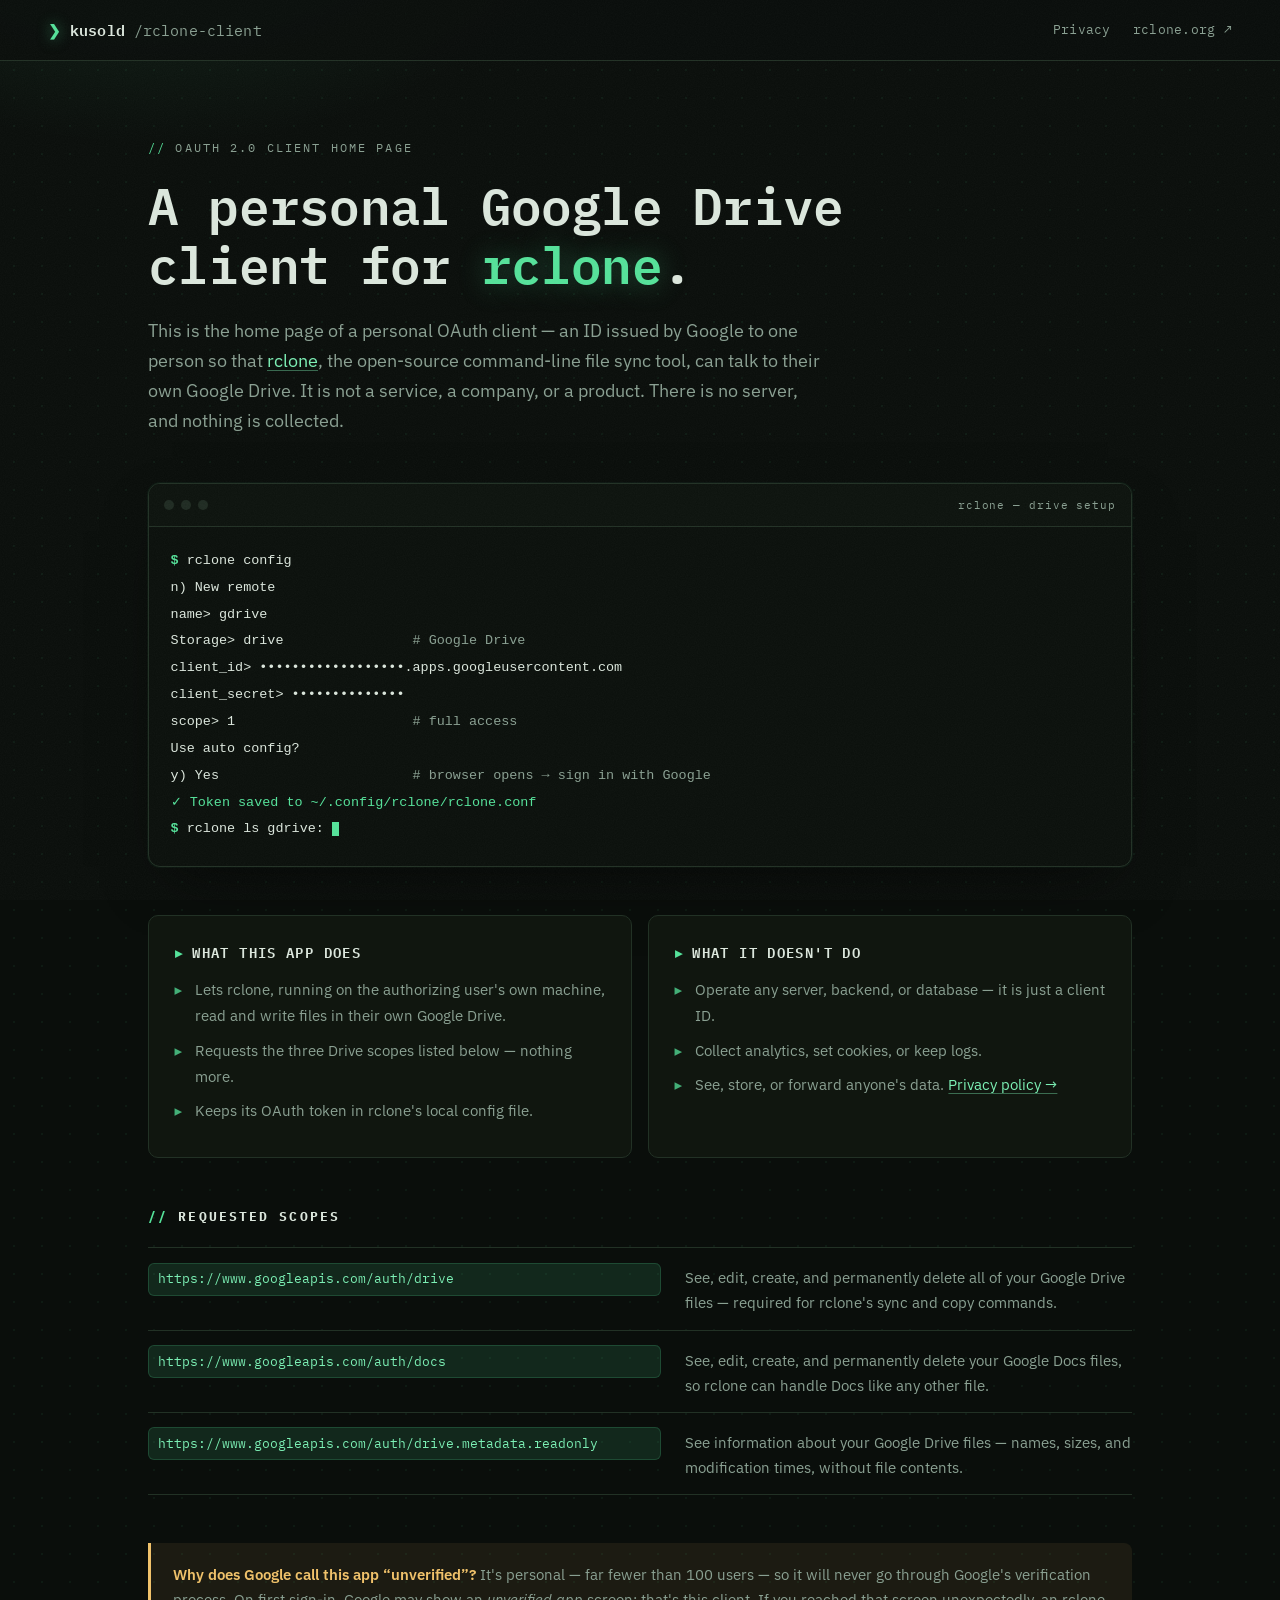
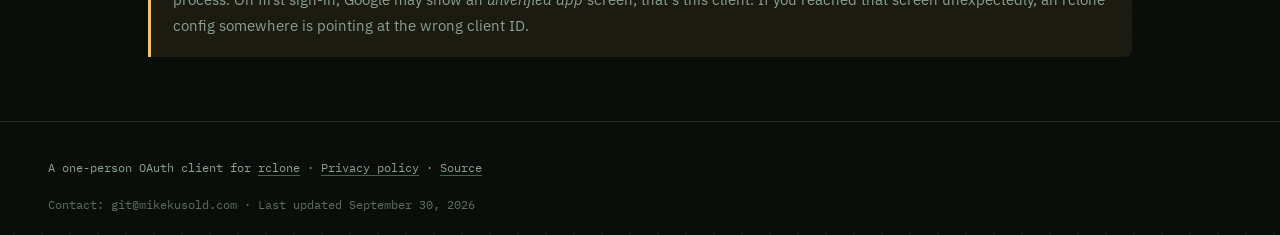
<file: index.html>
<!doctype html>
<html lang="en">
<head>
  <meta charset="utf-8">
  <meta name="viewport" content="width=device-width, initial-scale=1">
  <title>rclone Google Drive client — personal OAuth app</title>
  <meta name="description" content="Home page for a personal Google Drive OAuth client used with rclone. Runs locally, operates no servers, collects nothing.">
  <link rel="icon" href="data:image/svg+xml,%3Csvg xmlns='http://www.w3.org/2000/svg' viewBox='0 0 64 64'%3E%3Crect width='64' height='64' rx='14' fill='%230b0f0c'/%3E%3Cpath d='M20 18l14 14-14 14' stroke='%2355e29a' stroke-width='6' fill='none' stroke-linecap='round' stroke-linejoin='round'/%3E%3Cpath d='M34 46h12' stroke='%2355e29a' stroke-width='6' stroke-linecap='round'/%3E%3C/svg%3E">
  <link rel="preconnect" href="https://fonts.googleapis.com">
  <link rel="preconnect" href="https://fonts.gstatic.com" crossorigin>
  <link href="https://fonts.googleapis.com/css2?family=IBM+Plex+Mono:wght@400;600&family=IBM+Plex+Sans:wght@400;500;600&display=swap" rel="stylesheet">
  <link rel="stylesheet" href="./styles.css">
</head>
<body>
  <a class="skip" href="#main">Skip to content</a>

  <header class="site-head">
    <a class="wordmark" href=".">
      <span class="wordmark-glyph">❯</span>kusold<span class="wordmark-dim">/rclone-client</span>
    </a>
    <nav>
      <a href="./privacy.html">Privacy</a>
      <a href="https://rclone.org/">rclone.org&nbsp;↗</a>
    </nav>
  </header>

  <main id="main" class="wrap">

    <section class="hero" data-reveal>
      <p class="eyebrow">OAuth 2.0 client home page</p>
      <h1>A personal Google Drive client for <span class="accent">rclone</span>.</h1>
      <p class="lead">
        This is the home page of a personal OAuth client — an ID issued by Google to
        one person so that <a href="https://rclone.org/">rclone</a>, the open-source
        command-line file sync tool, can talk to their own Google Drive.
        It is not a service, a company, or a product. There is no server,
        and nothing is collected.
      </p>
    </section>

    <section class="terminal" data-reveal style="--d:0.12s" aria-label="How the client is used with rclone">
      <div class="terminal-bar"><i></i><i></i><i></i><span class="terminal-title">rclone — drive setup</span></div>
      <pre><code><span class="c-prompt">$</span> rclone config
n) New remote
name&gt; gdrive
Storage&gt; drive                <span class="c-dim"># Google Drive</span>
client_id&gt; ••••••••••••••••••.apps.googleusercontent.com
client_secret&gt; ••••••••••••••
scope&gt; 1                      <span class="c-dim"># full access</span>
Use auto config?
y) Yes                        <span class="c-dim"># browser opens → sign in with Google</span>
<span class="c-ok">✓ Token saved to ~/.config/rclone/rclone.conf</span>
<span class="c-prompt">$</span> rclone ls gdrive: <span class="cursor" aria-hidden="true"></span></code></pre>
    </section>

    <section class="cards">
      <article class="card" data-reveal style="--d:0.2s">
        <h2>What this app does</h2>
        <ul>
          <li>Lets rclone, running on the authorizing user's own machine, read and write files in their own Google Drive.</li>
          <li>Requests the three Drive scopes listed below — nothing more.</li>
          <li>Keeps its OAuth token in rclone's local config file.</li>
        </ul>
      </article>
      <article class="card" data-reveal style="--d:0.28s">
        <h2>What it doesn't do</h2>
        <ul>
          <li>Operate any server, backend, or database — it is just a client ID.</li>
          <li>Collect analytics, set cookies, or keep logs.</li>
          <li>See, store, or forward anyone's data. <a href="./privacy.html">Privacy&nbsp;policy&nbsp;→</a></li>
        </ul>
      </article>
    </section>

    <section class="scopes" data-reveal style="--d:0.36s">
      <h2 class="label">Requested scopes</h2>
      <div class="scope">
        <code>https://www.googleapis.com/auth/drive</code>
        <p>See, edit, create, and permanently delete all of your Google Drive files — required for rclone's sync and copy commands.</p>
      </div>
      <div class="scope">
        <code>https://www.googleapis.com/auth/docs</code>
        <p>See, edit, create, and permanently delete your Google Docs files, so rclone can handle Docs like any other file.</p>
      </div>
      <div class="scope">
        <code>https://www.googleapis.com/auth/drive.metadata.readonly</code>
        <p>See information about your Google Drive files — names, sizes, and modification times, without file contents.</p>
      </div>
    </section>

    <aside class="note" data-reveal style="--d:0.44s">
      <strong>Why does Google call this app “unverified”?</strong>
      It's personal — far fewer than 100 users — so it will never go through Google's
      verification process. On first sign-in, Google may show an
      <em>unverified app</em> screen; that's this client. If you reached that screen
      unexpectedly, an rclone config somewhere is pointing at the wrong client ID.
    </aside>

  </main>

  <footer class="site-foot">
    <p>A one-person OAuth client for <a href="https://rclone.org/">rclone</a> ·
       <a href="./privacy.html">Privacy policy</a> ·
       <a href="https://github.com/kusold/rclone-oauth-homepage">Source</a></p>
    <p class="foot-dim">Contact: git@mikekusold.com · Last updated September 30, 2026</p>
  </footer>
</body>
</html>
</file>
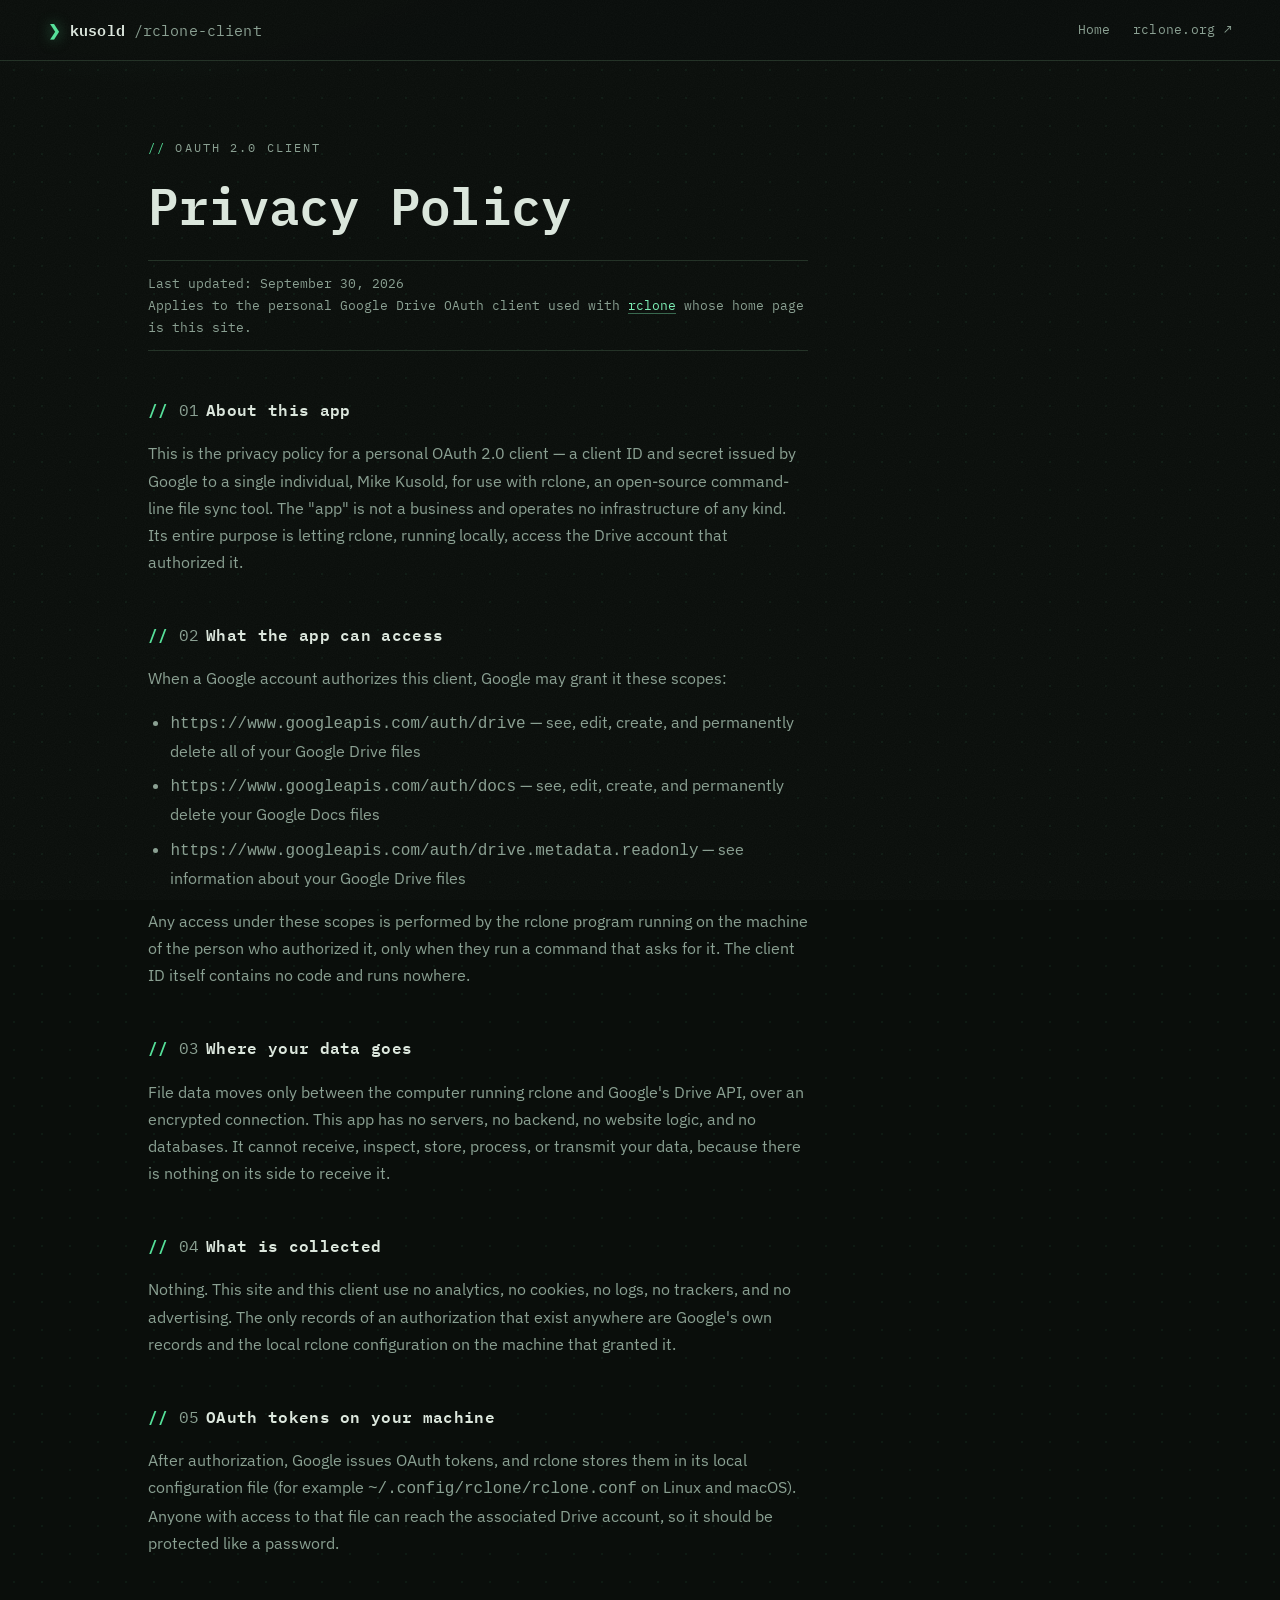
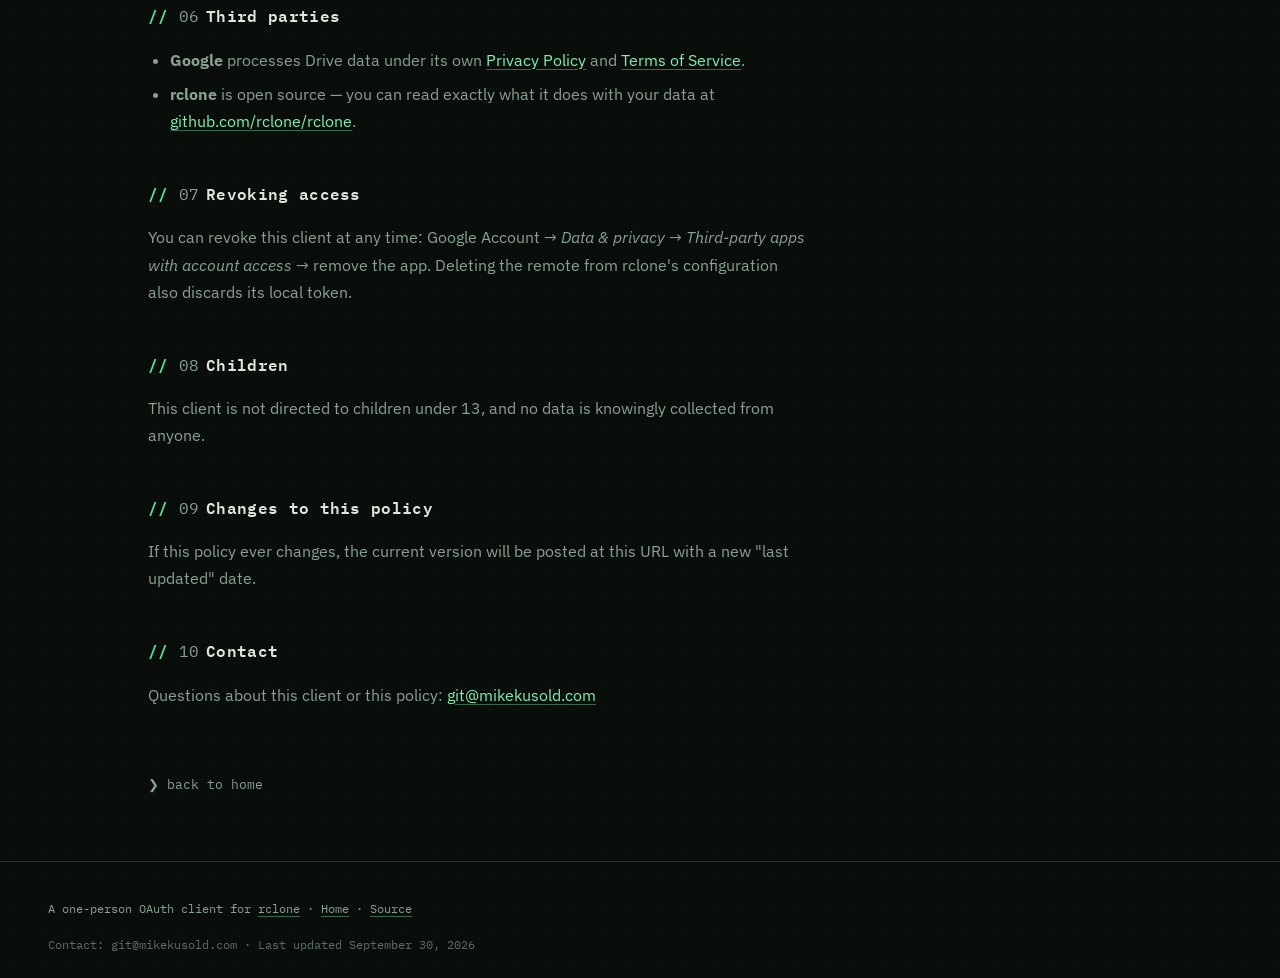
<file: privacy.html>
<!doctype html>
<html lang="en">
<head>
  <meta charset="utf-8">
  <meta name="viewport" content="width=device-width, initial-scale=1">
  <title>Privacy policy — rclone Google Drive client</title>
  <meta name="description" content="Privacy policy for a personal Google Drive OAuth client used with rclone. No servers, no collection, no analytics.">
  <link rel="icon" href="data:image/svg+xml,%3Csvg xmlns='http://www.w3.org/2000/svg' viewBox='0 0 64 64'%3E%3Crect width='64' height='64' rx='14' fill='%230b0f0c'/%3E%3Cpath d='M20 18l14 14-14 14' stroke='%2355e29a' stroke-width='6' fill='none' stroke-linecap='round' stroke-linejoin='round'/%3E%3Cpath d='M34 46h12' stroke='%2355e29a' stroke-width='6' stroke-linecap='round'/%3E%3C/svg%3E">
  <link rel="preconnect" href="https://fonts.googleapis.com">
  <link rel="preconnect" href="https://fonts.gstatic.com" crossorigin>
  <link href="https://fonts.googleapis.com/css2?family=IBM+Plex+Mono:wght@400;600&family=IBM+Plex+Sans:wght@400;500;600&display=swap" rel="stylesheet">
  <link rel="stylesheet" href="./styles.css">
</head>
<body>
  <a class="skip" href="#main">Skip to content</a>

  <header class="site-head">
    <a class="wordmark" href=".">
      <span class="wordmark-glyph">❯</span>kusold<span class="wordmark-dim">/rclone-client</span>
    </a>
    <nav>
      <a href=".">Home</a>
      <a href="https://rclone.org/">rclone.org&nbsp;↗</a>
    </nav>
  </header>

  <main id="main" class="wrap">
    <article class="prose" data-reveal>

      <p class="eyebrow">OAuth 2.0 client</p>
      <h1>Privacy Policy</h1>

      <p class="meta-line">
        Last updated: September 30, 2026<br>
        Applies to the personal Google Drive OAuth client used with
        <a href="https://rclone.org/">rclone</a> whose home page is this site.
      </p>

      <h2><span class="sec-no">01</span>About this app</h2>
      <p>
        This is the privacy policy for a personal OAuth 2.0 client — a client ID and
        secret issued by Google to a single individual, Mike Kusold, for use with
        rclone, an open-source command-line file sync tool. The "app" is not a
        business and operates no infrastructure of any kind. Its entire purpose is
        letting rclone, running locally, access the Drive account that authorized it.
      </p>

      <h2><span class="sec-no">02</span>What the app can access</h2>
      <p>When a Google account authorizes this client, Google may grant it these scopes:</p>
      <ul>
        <li><code>https://www.googleapis.com/auth/drive</code> — see, edit, create, and permanently delete all of your Google Drive files</li>
        <li><code>https://www.googleapis.com/auth/docs</code> — see, edit, create, and permanently delete your Google Docs files</li>
        <li><code>https://www.googleapis.com/auth/drive.metadata.readonly</code> — see information about your Google Drive files</li>
      </ul>
      <p>
        Any access under these scopes is performed by the rclone program running on
        the machine of the person who authorized it, only when they run a command
        that asks for it. The client ID itself contains no code and runs nowhere.
      </p>

      <h2><span class="sec-no">03</span>Where your data goes</h2>
      <p>
        File data moves only between the computer running rclone and Google's Drive
        API, over an encrypted connection. This app has no servers, no backend, no
        website logic, and no databases. It cannot receive, inspect, store, process,
        or transmit your data, because there is nothing on its side to receive it.
      </p>

      <h2><span class="sec-no">04</span>What is collected</h2>
      <p>
        Nothing. This site and this client use no analytics, no cookies, no logs, no
        trackers, and no advertising. The only records of an authorization that exist
        anywhere are Google's own records and the local rclone configuration on the
        machine that granted it.
      </p>

      <h2><span class="sec-no">05</span>OAuth tokens on your machine</h2>
      <p>
        After authorization, Google issues OAuth tokens, and rclone stores them in its
        local configuration file (for example <code>~/.config/rclone/rclone.conf</code>
        on Linux and macOS). Anyone with access to that file can reach the associated
        Drive account, so it should be protected like a password.
      </p>

      <h2><span class="sec-no">06</span>Third parties</h2>
      <ul>
        <li><strong>Google</strong> processes Drive data under its own
          <a href="https://policies.google.com/privacy">Privacy Policy</a> and
          <a href="https://policies.google.com/terms">Terms of Service</a>.</li>
        <li><strong>rclone</strong> is open source — you can read exactly what it does
          with your data at <a href="https://github.com/rclone/rclone">github.com/rclone/rclone</a>.</li>
      </ul>

      <h2><span class="sec-no">07</span>Revoking access</h2>
      <p>
        You can revoke this client at any time: Google Account →
        <em>Data &amp; privacy</em> → <em>Third-party apps with account access</em> →
        remove the app. Deleting the remote from rclone's configuration also discards
        its local token.
      </p>

      <h2><span class="sec-no">08</span>Children</h2>
      <p>
        This client is not directed to children under 13, and no data is knowingly
        collected from anyone.
      </p>

      <h2><span class="sec-no">09</span>Changes to this policy</h2>
      <p>
        If this policy ever changes, the current version will be posted at this URL
        with a new "last updated" date.
      </p>

      <h2><span class="sec-no">10</span>Contact</h2>
      <p>Questions about this client or this policy: <a href="mailto:git@mikekusold.com">git@mikekusold.com</a></p>

      <a class="backlink" href=".">❯ back to home</a>
    </article>
  </main>

  <footer class="site-foot">
    <p>A one-person OAuth client for <a href="https://rclone.org/">rclone</a> ·
       <a href=".">Home</a> ·
       <a href="https://github.com/kusold/rclone-oauth-homepage">Source</a></p>
    <p class="foot-dim">Contact: git@mikekusold.com · Last updated September 30, 2026</p>
  </footer>
</body>
</html>
</file>
<file: styles.css>
/* ---------------------------------------------------------------------------
   rclone-oauth-homepage — personal Google Drive OAuth client site
   Terminal-utilitarian: dark, phosphor green, IBM Plex.
--------------------------------------------------------------------------- */

:root {
  --bg: #0a0e0b;
  --bg-soft: #0d130e;
  --card: #10160f;
  --terminal: #0b100c;
  --line: #223125;
  --text: #dce7dd;
  --muted: #8aa092;
  --accent: #55e29a;
  --accent-strong: #7cf0b5;
  --accent-dim: rgba(85, 226, 154, 0.12);
  --amber: #f0c26b;
  --amber-dim: rgba(240, 194, 107, 0.08);
  --font-mono: "IBM Plex Mono", ui-monospace, "SFMono-Regular", Menlo, monospace;
  --font-body: "IBM Plex Sans", system-ui, sans-serif;
}

* { box-sizing: border-box; }

html {
  color-scheme: dark;
  scroll-behavior: smooth;
}

body {
  margin: 0;
  min-height: 100svh;
  display: flex;
  flex-direction: column;
  background-color: var(--bg);
  background-image:
    radial-gradient(640px 420px at 12% -8%, rgba(85, 226, 154, 0.13), transparent 70%),
    radial-gradient(rgba(85, 226, 154, 0.06) 1px, transparent 1px);
  background-size: auto, 28px 28px;
  color: var(--text);
  font-family: var(--font-body);
  font-size: 1rem;
  line-height: 1.7;
  -webkit-font-smoothing: antialiased;
}

/* faint grain over everything, for texture */
body::after {
  content: "";
  position: fixed;
  inset: 0;
  pointer-events: none;
  opacity: 0.04;
  background-image: url("data:image/svg+xml,%3Csvg xmlns='http://www.w3.org/2000/svg' width='120' height='120'%3E%3Cfilter id='n'%3E%3CfeTurbulence type='fractalNoise' baseFrequency='0.9' numOctaves='2' stitchTiles='stitch'/%3E%3CfeColorMatrix type='saturate' values='0'/%3E%3C/filter%3E%3Crect width='100%25' height='100%25' filter='url(%23n)'/%3E%3C/svg%3E");
}

::selection { background: var(--accent); color: #08120c; }

a { color: var(--accent-strong); text-decoration-color: rgba(124, 240, 181, 0.4); text-underline-offset: 3px; }
a:hover { text-decoration-color: var(--accent-strong); }

:focus-visible { outline: 2px solid var(--accent); outline-offset: 3px; border-radius: 2px; }

.skip {
  position: absolute;
  left: -9999px;
  top: 0;
  background: var(--accent);
  color: #08120c;
  padding: 0.5rem 1rem;
  font-family: var(--font-mono);
  font-size: 0.8rem;
  z-index: 10;
}
.skip:focus { left: 1rem; top: 1rem; }

/* -- header / footer ------------------------------------------------------ */

.site-head {
  display: flex;
  align-items: center;
  justify-content: space-between;
  gap: 1rem;
  flex-wrap: wrap;
  padding: 1.1rem clamp(1.25rem, 4vw, 3rem);
  border-bottom: 1px solid var(--line);
  background: rgba(10, 14, 11, 0.85);
}

.wordmark {
  font-family: var(--font-mono);
  font-weight: 600;
  font-size: 0.92rem;
  color: var(--text);
  text-decoration: none;
  display: flex;
  align-items: center;
  gap: 0.55rem;
  letter-spacing: 0.01em;
}
.wordmark-glyph { color: var(--accent); text-shadow: 0 0 14px rgba(85, 226, 154, 0.55); }
.wordmark-dim { color: var(--muted); font-weight: 400; }

.site-head nav { display: flex; gap: 1.4rem; }
.site-head nav a {
  font-family: var(--font-mono);
  font-size: 0.8rem;
  color: var(--muted);
  text-decoration: none;
  letter-spacing: 0.02em;
}
.site-head nav a:hover { color: var(--accent); }

main.wrap {
  flex: 1;
  width: 100%;
  max-width: 64rem;
  margin-inline: auto;
  padding: clamp(2.5rem, 6vw, 5rem) 1.25rem 4rem;
}

.site-foot {
  border-top: 1px solid var(--line);
  padding: 1.4rem clamp(1.25rem, 4vw, 3rem) 1.8rem;
  font-family: var(--font-mono);
  font-size: 0.76rem;
  line-height: 2;
  color: var(--muted);
}
.site-foot a { color: var(--muted); }
.site-foot a:hover { color: var(--accent); }
.foot-dim { margin: 0; opacity: 0.65; }

/* -- shared bits ----------------------------------------------------------- */

.eyebrow {
  font-family: var(--font-mono);
  font-size: 0.74rem;
  letter-spacing: 0.18em;
  text-transform: uppercase;
  color: var(--muted);
  margin: 0 0 1.1rem;
}
.eyebrow::before { content: "// "; color: var(--accent); }

.label {
  font-family: var(--font-mono);
  font-size: 0.82rem;
  letter-spacing: 0.16em;
  text-transform: uppercase;
  color: var(--text);
  margin: 0 0 1.2rem;
}
.label::before { content: "// "; color: var(--accent); }

.hero { max-width: 47rem; }

h1 {
  font-family: var(--font-mono);
  font-weight: 600;
  font-size: clamp(1.9rem, 5.2vw, 3.2rem);
  line-height: 1.15;
  letter-spacing: -0.015em;
  margin: 0 0 1.4rem;
}
.accent { color: var(--accent); text-shadow: 0 0 28px rgba(85, 226, 154, 0.35); }

.lead { font-size: 1.1rem; color: var(--muted); max-width: 42rem; margin: 0; }
.lead a { color: var(--accent-strong); }

/* -- terminal card --------------------------------------------------------- */

.terminal {
  margin: 3rem 0 0;
  background: var(--terminal);
  border: 1px solid var(--line);
  border-radius: 12px;
  overflow: hidden;
  box-shadow:
    0 24px 60px -24px rgba(0, 0, 0, 0.7),
    0 0 0 1px rgba(85, 226, 154, 0.05);
}

.terminal-bar {
  display: flex;
  align-items: center;
  gap: 0.45rem;
  padding: 0.7rem 0.95rem;
  border-bottom: 1px solid var(--line);
  background: #0d130e;
}
.terminal-bar i { width: 0.62rem; height: 0.62rem; border-radius: 50%; background: #1f2b22; }
.terminal-title {
  margin-left: auto;
  font-family: var(--font-mono);
  font-size: 0.7rem;
  letter-spacing: 0.08em;
  color: var(--muted);
}

.terminal pre {
  margin: 0;
  padding: 1.25rem 1.35rem 1.45rem;
  overflow-x: auto;
  font-family: var(--font-mono);
  font-size: 0.84rem;
  line-height: 1.85;
}

.c-prompt { color: var(--accent); font-weight: 600; }
.c-dim { color: var(--muted); }
.c-ok { color: var(--accent); }
.cursor {
  display: inline-block;
  width: 0.55em;
  height: 1.05em;
  background: var(--accent);
  vertical-align: text-bottom;
  animation: blink 1.1s steps(1) infinite;
}
@keyframes blink { 0%, 55% { opacity: 1; } 56%, 100% { opacity: 0; } }

/* -- cards ------------------------------------------------------------------ */

.cards {
  display: grid;
  grid-template-columns: 1fr 1fr;
  gap: 1rem;
  margin-top: 3rem;
}

.card {
  background: var(--card);
  border: 1px solid var(--line);
  border-radius: 10px;
  padding: 1.5rem 1.6rem;
  transition: border-color 0.25s ease, transform 0.25s ease;
}
.card:hover { border-color: rgba(85, 226, 154, 0.45); transform: translateY(-2px); }

.card h2 {
  font-family: var(--font-mono);
  font-size: 0.86rem;
  font-weight: 600;
  letter-spacing: 0.1em;
  text-transform: uppercase;
  margin: 0 0 0.9rem;
  color: var(--text);
}
.card h2::before { content: "▸ "; color: var(--accent); }

.card ul { list-style: none; margin: 0; padding: 0; }
.card li {
  padding-left: 1.3rem;
  position: relative;
  color: var(--muted);
  margin-bottom: 0.55rem;
  font-size: 0.95rem;
}
.card li::before { content: "▸"; position: absolute; left: 0; color: var(--accent); opacity: 0.75; }

/* -- scopes ------------------------------------------------------------------ */

.scopes { margin-top: 3rem; }

.scope {
  display: grid;
  grid-template-columns: minmax(0, 1.15fr) minmax(0, 1fr);
  gap: 0.4rem 1.5rem;
  align-items: baseline;
  padding: 0.9rem 0;
  border-top: 1px solid var(--line);
}
.scope:last-child { border-bottom: 1px solid var(--line); }

.scope code {
  font-family: var(--font-mono);
  font-size: 0.8rem;
  color: var(--accent-strong);
  background: var(--accent-dim);
  border: 1px solid rgba(85, 226, 154, 0.18);
  border-radius: 6px;
  padding: 0.28rem 0.55rem;
  display: inline-block;
  overflow-wrap: anywhere;
}

.scope p { margin: 0; color: var(--muted); font-size: 0.92rem; }

/* -- note --------------------------------------------------------------------- */

.note {
  margin-top: 3rem;
  border-left: 3px solid var(--amber);
  background: var(--amber-dim);
  border-radius: 0 8px 8px 0;
  padding: 1.15rem 1.4rem;
  font-size: 0.94rem;
  color: var(--muted);
}
.note strong { color: var(--amber); font-weight: 600; }
.note code {
  font-family: var(--font-mono);
  font-size: 0.82em;
  background: rgba(240, 194, 107, 0.12);
  border-radius: 4px;
  padding: 0.1em 0.4em;
  color: var(--amber);
}

/* -- privacy prose -------------------------------------------------------------- */

.prose { max-width: 66ch; }

.prose h2 {
  font-family: var(--font-mono);
  font-size: 1rem;
  font-weight: 600;
  letter-spacing: 0.02em;
  margin: 2.8rem 0 0.9rem;
}
.prose h2::before { content: "// "; color: var(--accent); }
.prose h2 .sec-no { color: var(--muted); font-weight: 400; margin-right: 0.4rem; }

.prose p, .prose li { color: var(--muted); }
.prose ul, .prose ol { padding-left: 1.4rem; }
.prose li { margin-bottom: 0.45rem; }

.meta-line {
  font-family: var(--font-mono);
  font-size: 0.8rem;
  color: var(--muted);
  border-block: 1px solid var(--line);
  padding: 0.75rem 0;
  margin: 1.6rem 0 2.2rem;
}

.backlink {
  display: inline-block;
  margin-top: 3rem;
  font-family: var(--font-mono);
  font-size: 0.84rem;
  color: var(--muted);
  text-decoration: none;
}
.backlink:hover { color: var(--accent); }

/* -- page-load reveal ------------------------------------------------------------ */

[data-reveal] {
  opacity: 0;
  transform: translateY(14px);
  animation: rise 0.7s cubic-bezier(0.2, 0.7, 0.3, 1) forwards;
  animation-delay: var(--d, 0s);
}
@keyframes rise { to { opacity: 1; transform: none; } }

@media (prefers-reduced-motion: reduce) {
  html { scroll-behavior: auto; }
  [data-reveal] { animation: none; opacity: 1; transform: none; }
  .cursor { animation: none; }
  .card { transition: none; }
}

/* -- responsive -------------------------------------------------------------------- */

@media (max-width: 680px) {
  .cards { grid-template-columns: 1fr; }
  .scope { grid-template-columns: 1fr; gap: 0.45rem; }
}
</file>
